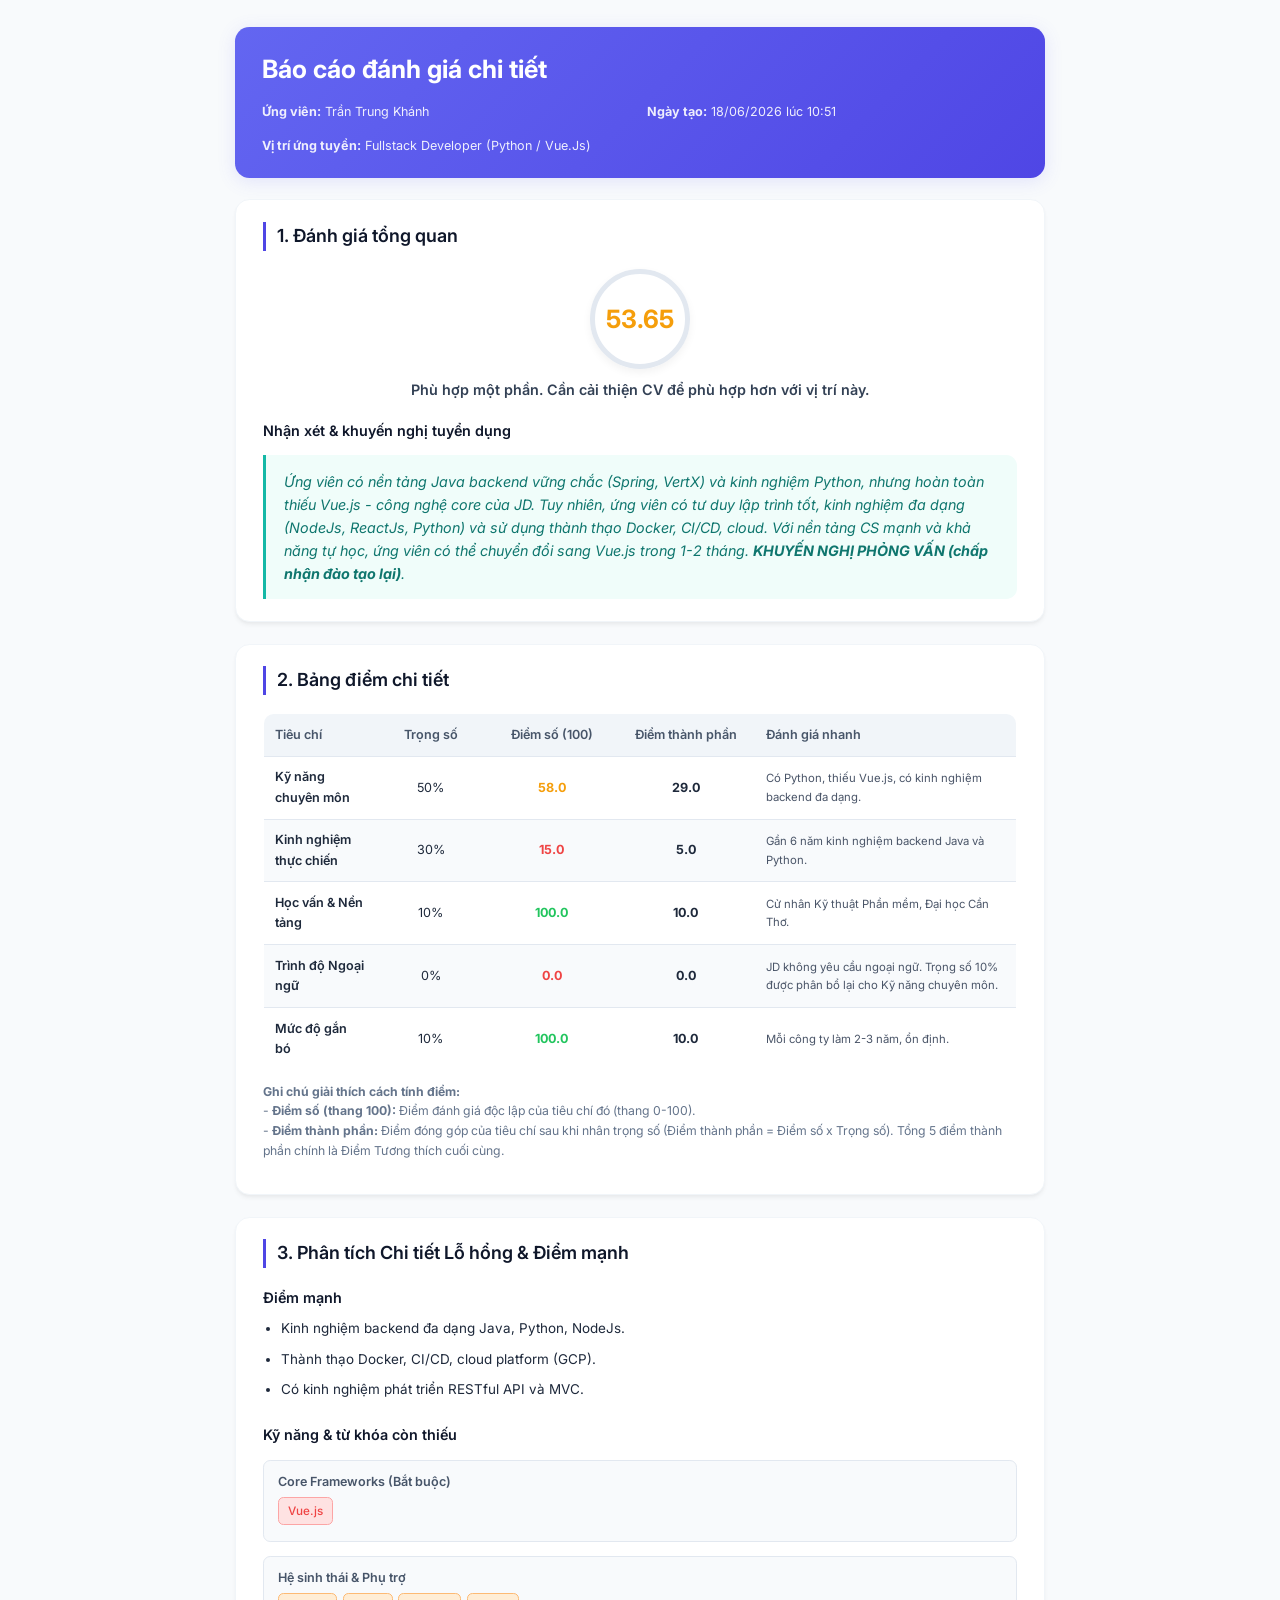
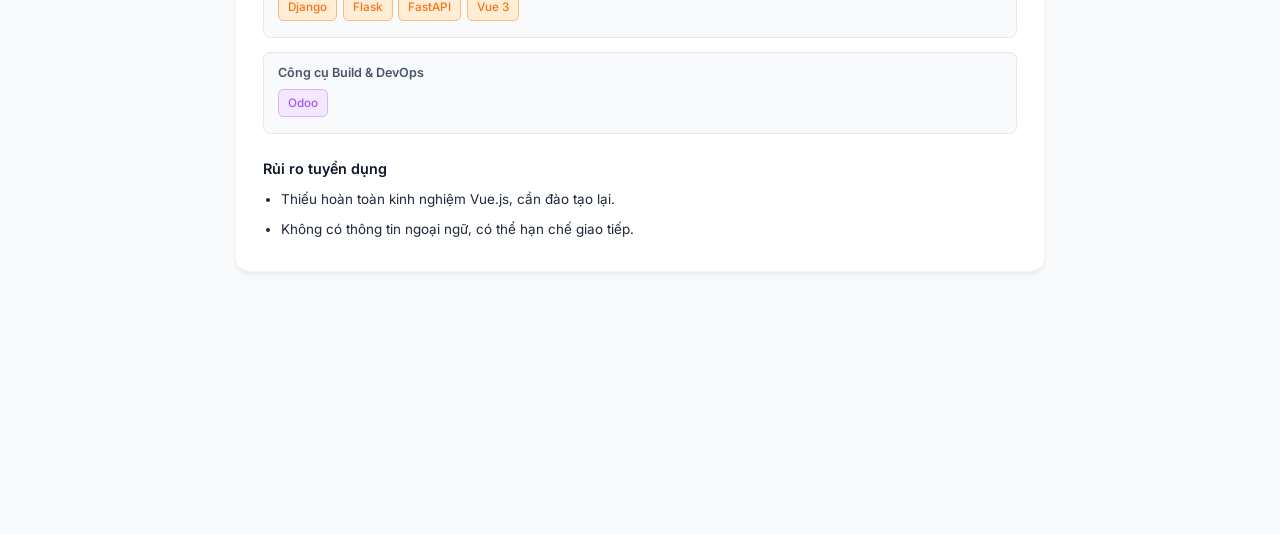
<file: docs/candidate_report.html>
<!DOCTYPE html>
<html lang="vi">
<head>
<meta charset="UTF-8">
<meta name="viewport" content="width=device-width, initial-scale=1.0">
<title>Báo cáo đánh giá chi tiết</title>
<style>
    @import url('https://fonts.googleapis.com/css2?family=Inter:wght@300;400;500;600;700&display=swap');
    html { zoom: 90%; }
    body { font-family: 'Inter', sans-serif; max-width: 900px; margin: 0 auto; padding: 30px; color: #1e293b; background: #f8fafc; line-height: 1.6; }
    .header-card { background: linear-gradient(135deg, #6366f1 0%, #4f46e5 100%); color: white; padding: 24px 30px; border-radius: 16px; margin-bottom: 24px; box-shadow: 0 4px 20px rgba(99, 102, 241, 0.15); }
    .header-card h1 { margin: 0; font-size: 28px; font-weight: 700; }
    .meta-grid { display: grid; grid-template-columns: 1fr 1fr; gap: 15px; margin-top: 15px; font-size: 14px; opacity: 0.9; }
    
    .section-card { background: white; border-radius: 16px; padding: 24px 30px; margin-bottom: 24px; box-shadow: 0 4px 6px -1px rgba(0, 0, 0, 0.05), 0 2px 4px -1px rgba(0, 0, 0, 0.03); border: 1px solid #f1f5f9; }
    .section-title { font-size: 20px; font-weight: 600; color: #0f172a; margin-top: 0; margin-bottom: 20px; border-left: 4px solid #4f46e5; padding-left: 12px; }
    
    .score-container { display: flex; align-items: center; justify-content: center; flex-direction: column; margin-bottom: 20px; }
    .score-circle { width: 100px; height: 100px; border-radius: 50%; border: 6px solid #e2e8f0; display: flex; align-items: center; justify-content: center; font-size: 28px; font-weight: 700; color: #f59e0b; margin-bottom: 10px; box-shadow: 0 4px 10px rgba(0,0,0,0.05); }
    .score-message { font-size: 16px; font-weight: 600; color: #334155; }
    
    .recruiter-note { background: #f0fdfa; border-left: 4px solid #14b8a6; padding: 16px 20px; border-radius: 0 12px 12px 0; margin-top: 15px; font-style: italic; color: #0f766e; }
    
    table { width: 100%; border-collapse: collapse; border-radius: 12px; overflow: hidden; border: 1px solid #e2e8f0; font-size: 14px;}
    th { background: #f1f5f9; color: #475569; padding: 12px; font-weight: 600; text-align: left; border-bottom: 2px solid #e2e8f0; }
    td { border-bottom: 1px solid #e2e8f0; }
    tr:last-child td { border-bottom: none; }
    tr:nth-child(even) { background: #f8fafc; }
    
    ul.checklist { list-style-type: disc; padding-left: 20px; margin: 0; }
    ul.checklist li { margin-bottom: 10px; font-size: 15px; }
    
    .tech-grid { display: grid; gap: 15px; margin-top: 15px; }
    .tech-item { background: #f8fafc; padding: 12px 16px; border-radius: 8px; border: 1px solid #e2e8f0; }
    .tech-label { font-weight: 600; color: #475569; font-size: 14px; margin-bottom: 6px; }
    .badge { display: inline-block; padding: 4px 10px; border-radius: 6px; font-size: 13px; font-weight: 500; margin-right: 6px; margin-bottom: 6px; }
    .badge.core { background: #fee2e2; color: #ef4444; border: 1px solid #fca5a5; }
    .badge.supp { background: #ffedd5; color: #f97316; border: 1px solid #fdba74; }
    .badge.tool { background: #f3e8ff; color: #a855f7; border: 1px solid #d8b4fe; }
    
    .question-card { background: #f8fafc; border: 1px solid #e2e8f0; border-radius: 10px; padding: 16px; margin-bottom: 15px; }
    .question-title { font-weight: 600; color: #4f46e5; margin-bottom: 8px; font-size: 15px; }
    .question-body { font-style: italic; color: #475569; border-left: 3px solid #cbd5e1; padding-left: 12px; }
    
    footer { text-align: center; color: #94a3b8; font-size: 13px; margin-top: 40px; border-top: 1px solid #e2e8f0; padding-top: 20px; }
</style>
</head>
<body>

<div class="header-card">
    <h1>Báo cáo đánh giá chi tiết</h1>
    <div class="meta-grid">
        <div><strong>Ứng viên:</strong> Trần Trung Khánh</div>
        <div><strong>Ngày tạo:</strong> 18/06/2026 lúc 10:51</div>
        <div><strong>Vị trí ứng tuyển:</strong> Fullstack Developer (Python / Vue.Js)</div>
    </div>
</div>

<div class="section-card">
    <h2 class="section-title">1. Đánh giá tổng quan</h2>
    <div class="score-container">
        <div class="score-circle">53.65</div>
        <div class="score-message">Phù hợp một phần. Cần cải thiện CV để phù hợp hơn với vị trí này.</div>
    </div>
    
    <div style="font-weight: 600; color: #0f172a; margin-top: 20px;">Nhận xét & khuyến nghị tuyển dụng</div>
    <div class="recruiter-note">
        Ứng viên có nền tảng Java backend vững chắc (Spring, VertX) và kinh nghiệm Python, nhưng hoàn toàn thiếu Vue.js - công nghệ core của JD. Tuy nhiên, ứng viên có tư duy lập trình tốt, kinh nghiệm đa dạng (NodeJs, ReactJs, Python) và sử dụng thành thạo Docker, CI/CD, cloud. Với nền tảng CS mạnh và khả năng tự học, ứng viên có thể chuyển đổi sang Vue.js trong 1-2 tháng. <b>KHUYẾN NGHỊ PHỎNG VẤN (chấp nhận đào tạo lại)</b>.
    </div>
</div>

<div class="section-card">
    <h2 class="section-title">2. Bảng điểm chi tiết</h2>
    <table style="width:100%; margin-top: 10px;">
        <thead>
            <tr>
                <th style="padding:12px;text-align:left;">Tiêu chí</th>
                <th style="padding:12px;text-align:center;width:100px;">Trọng số</th>
                <th style="padding:12px;text-align:center;width:120px;">Điểm số (100)</th>
                <th style="padding:12px;text-align:center;width:130px;">Điểm thành phần</th>
                <th style="padding:12px;text-align:left;">Đánh giá nhanh</th>
            </tr>
        </thead>
        <tbody>
            
            <tr>
                <td style="padding:12px;font-weight:600;">Kỹ năng chuyên môn</td>
                <td style="padding:12px;text-align:center;">50%</td>
                <td style="padding:12px;text-align:center;color:#f59e0b;font-weight:bold;">58.0</td>
                <td style="padding:12px;text-align:center;font-weight:bold;">29.0</td>
                <td style="padding:12px;font-size:0.9em;color:#4a5568;">Có Python, thiếu Vue.js, có kinh nghiệm backend đa dạng.</td>
            </tr>
            <tr>
                <td style="padding:12px;font-weight:600;">Kinh nghiệm thực chiến</td>
                <td style="padding:12px;text-align:center;">30%</td>
                <td style="padding:12px;text-align:center;color:#ef4444;font-weight:bold;">15.0</td>
                <td style="padding:12px;text-align:center;font-weight:bold;">5.0</td>
                <td style="padding:12px;font-size:0.9em;color:#4a5568;">Gần 6 năm kinh nghiệm backend Java và Python.</td>
            </tr>
            <tr>
                <td style="padding:12px;font-weight:600;">Học vấn & Nền tảng</td>
                <td style="padding:12px;text-align:center;">10%</td>
                <td style="padding:12px;text-align:center;color:#22c55e;font-weight:bold;">100.0</td>
                <td style="padding:12px;text-align:center;font-weight:bold;">10.0</td>
                <td style="padding:12px;font-size:0.9em;color:#4a5568;">Cử nhân Kỹ thuật Phần mềm, Đại học Cần Thơ.</td>
            </tr>
            <tr>
                <td style="padding:12px;font-weight:600;">Trình độ Ngoại ngữ</td>
                <td style="padding:12px;text-align:center;">0%</td>
                <td style="padding:12px;text-align:center;color:#ef4444;font-weight:bold;">0.0</td>
                <td style="padding:12px;text-align:center;font-weight:bold;">0.0</td>
                <td style="padding:12px;font-size:0.9em;color:#4a5568;">JD không yêu cầu ngoại ngữ. Trọng số 10% được phân bổ lại cho Kỹ năng chuyên môn.</td>
            </tr>
            <tr>
                <td style="padding:12px;font-weight:600;">Mức độ gắn bó</td>
                <td style="padding:12px;text-align:center;">10%</td>
                <td style="padding:12px;text-align:center;color:#22c55e;font-weight:bold;">100.0</td>
                <td style="padding:12px;text-align:center;font-weight:bold;">10.0</td>
                <td style="padding:12px;font-size:0.9em;color:#4a5568;">Mỗi công ty làm 2-3 năm, ổn định.</td>
            </tr>
        </tbody>
    </table>
    <p style="font-size:0.85em;color:#64748b;margin-top:12px;">
        <strong>Ghi chú giải thích cách tính điểm:</strong><br>
        - <strong>Điểm số (thang 100):</strong> Điểm đánh giá độc lập của tiêu chí đó (thang 0-100).<br>
        - <strong>Điểm thành phần:</strong> Điểm đóng góp của tiêu chí sau khi nhân trọng số (Điểm thành phần = Điểm số x Trọng số). Tổng 5 điểm thành phần chính là Điểm Tương thích cuối cùng.
    </p>
</div>

<div class="section-card">
    <h2 class="section-title">3. Phân tích Chi tiết Lỗ hổng & Điểm mạnh</h2>
    
    <h3 style="font-size:16px;font-weight:600;color:#0f172a;margin-top:15px;margin-bottom:10px;">Điểm mạnh</h3>
    <ul class="checklist">
        <li>Kinh nghiệm backend đa dạng Java, Python, NodeJs.</li><li>Thành thạo Docker, CI/CD, cloud platform (GCP).</li><li>Có kinh nghiệm phát triển RESTful API và MVC.</li>
    </ul>
    
    <h3 style="font-size:16px;font-weight:600;color:#0f172a;margin-top:25px;margin-bottom:10px;">Kỹ năng & từ khóa còn thiếu</h3>
    <div class="tech-grid">
        <div class="tech-item">
            <div class="tech-label">Core Frameworks (Bắt buộc)</div>
            <div><span class='badge core'>Vue.js</span></div>
        </div>
        <div class="tech-item">
            <div class="tech-label">Hệ sinh thái & Phụ trợ</div>
            <div><span class='badge supp'>Django</span><span class='badge supp'>Flask</span><span class='badge supp'>FastAPI</span><span class='badge supp'>Vue 3</span></div>
        </div>
        <div class="tech-item">
            <div class="tech-label">Công cụ Build & DevOps</div>
            <div><span class='badge tool'>Odoo</span></div>
        </div>
    </div>
    
    <h3 style="font-size:16px;font-weight:600;color:#0f172a;margin-top:25px;margin-bottom:10px;">Rủi ro tuyển dụng</h3>
    <ul class="checklist">
        <li>Thiếu hoàn toàn kinh nghiệm Vue.js, cần đào tạo lại.</li><li>Không có thông tin ngoại ngữ, có thể hạn chế giao tiếp.</li>
    </ul>
</div>

<script defer src="https://static.cloudflareinsights.com/beacon.min.js/v833ccba57c9e4d2798f2e76cebdd09a11778172276447" integrity="sha512-57MDmcccJXYtNnH+ZiBwzC4jb2rvgVCEokYN+L/nLlmO8rfYT/gIpW2A569iJ/3b+0UEasghjuZH/ma3wIs/EQ==" data-cf-beacon='{"version":"2024.11.0","token":"735cd9f8658c40ac9a1ba93bc35e3c3b","r":1,"server_timing":{"name":{"cfCacheStatus":true,"cfEdge":true,"cfExtPri":true,"cfL4":true,"cfOrigin":true,"cfSpeedBrain":true},"location_startswith":null}}' crossorigin="anonymous"></script>
</body>
</html>
</file>
